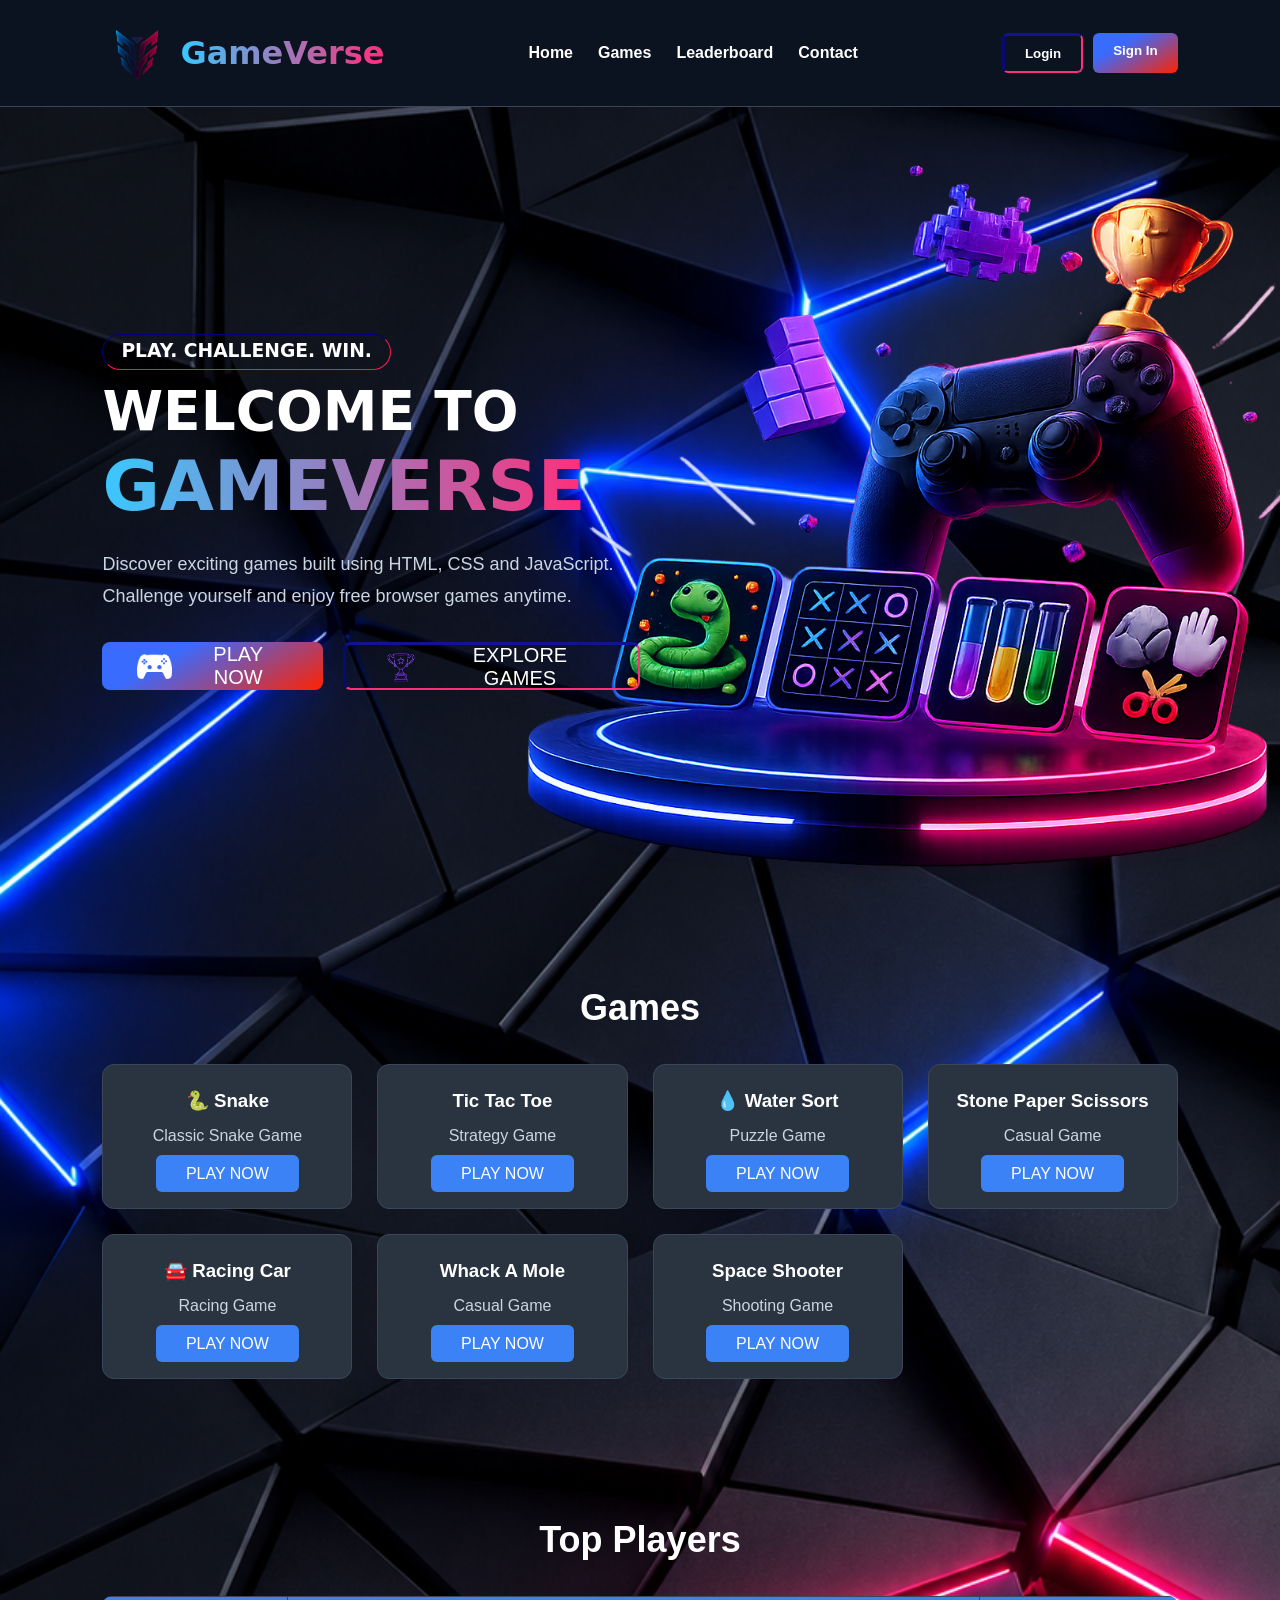
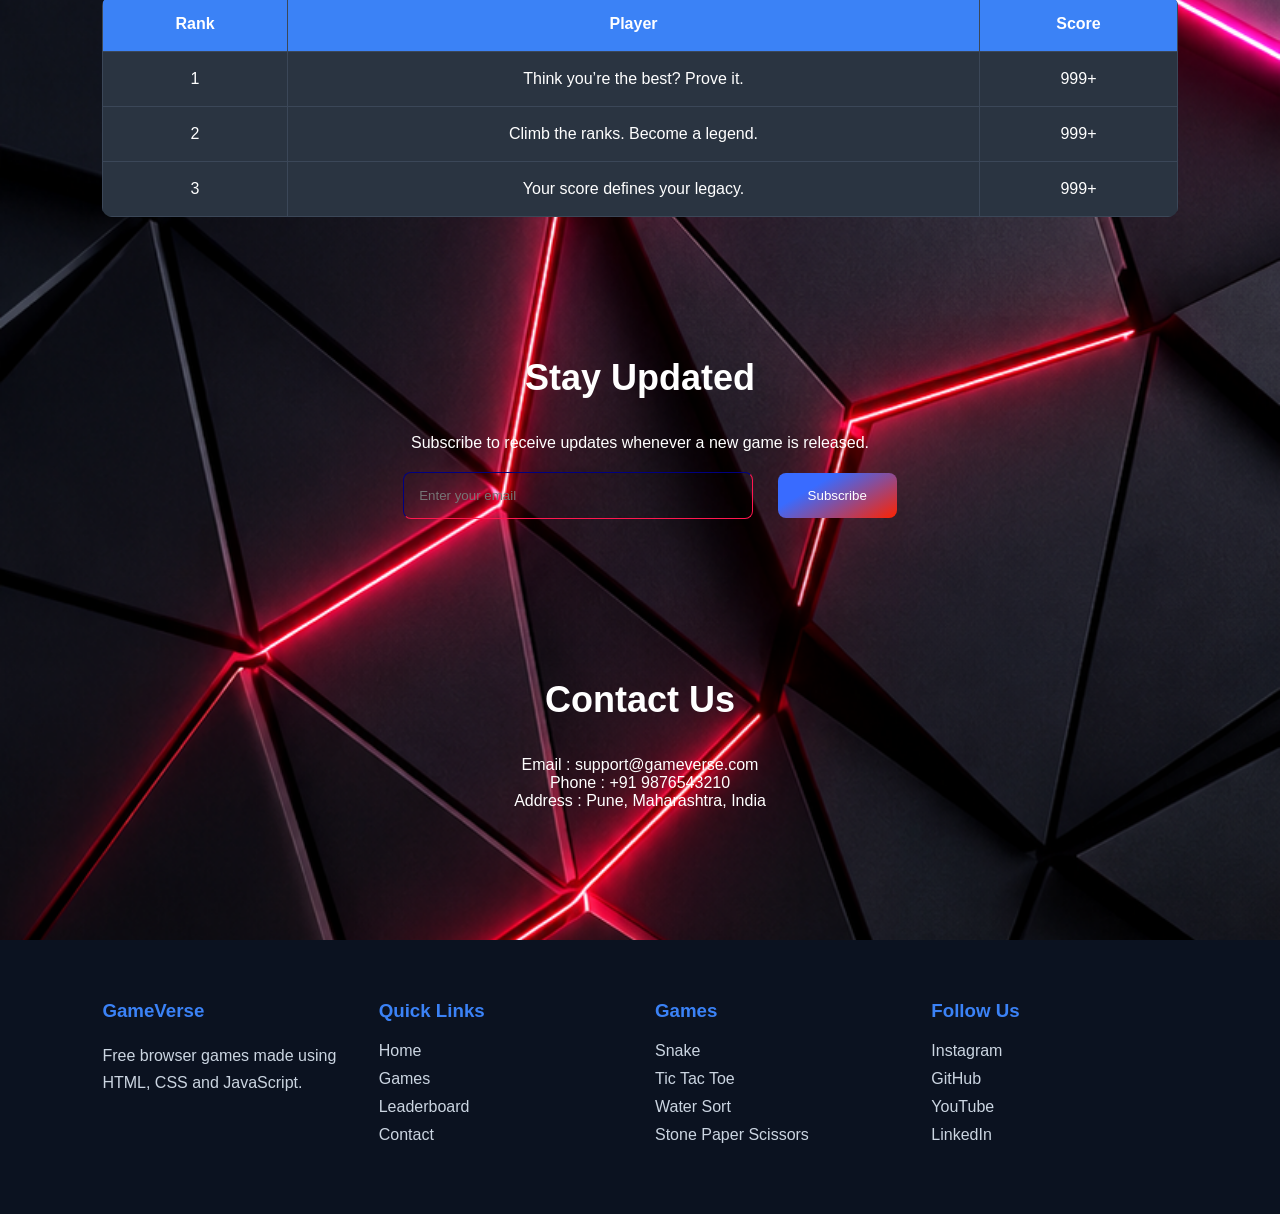
<file: index.html>
<!DOCTYPE html>
<html lang="en">

<head>
    <meta charset="UTF-8">
    <meta name="viewport" content="width=device-width, initial-scale=1.0">
    <title>Document</title>
    <link rel="stylesheet" href="style.css">
    <style>
        .dropdown {
            position: absolute;
            top: 100px;
            right: 40px;
            width: 320px;
            background-image: url("assets/images/dropdownBg.png");
            background-size: cover;
            padding: 20px;
            border-radius: 10px;
            box-shadow: 0 5px 20px rgba(0, 0, 0, .2);
            display: none;
        }

        .dropdown.active {
            display: block;
        }

        .dropdown h3 {
            text-align: center;
            margin-bottom: 15px;
        }

        .input-group {
            margin-bottom: 15px;
        }

        .input-group input {
            width: 100%;
            padding: 10px;
            background-color: transparent;
            border: none;
            border-bottom: 1px solid #FF2E7A;
            outline: none;
            border-radius: 6px;
            color: white;
        }

        .input-group input:focus {
            background: transparent;
        }

        .login-submit {
            width: 100%;
            padding: 10px;
            border: none;
            background: linear-gradient(90deg, #39C8FF 0%, #FF2E7A 100%);
            color: white;
            border-radius: 6px;
            cursor: pointer;
        }

        .signin-submit {
            width: 100%;
            padding: 10px;
            border: none;
            background: linear-gradient(90deg, #39C8FF 0%, #FF2E7A 100%);
            color: white;
            border-radius: 6px;
            cursor: pointer;
        }

        .message {
            margin-top: 10px;
            text-align: center;
            font-weight: bold;
        }
    </style>
</head>

<body>
    <!-- ================= HEADER ================= -->
    <header>
        <div class="logo">
            <img src="assets/images/logo.png" alt="Logo">
            <h1>GameVerse</h1>
        </div>

        <nav>
            <a href="#">Home</a>
            <a href="#games">Games</a>
            <a href="#leaderboard">Leaderboard</a>
            <a href="#contact">Contact</a>
        </nav>

        <div class="account">
            <button id="loginBtn" class="openLogin">
                Login
            </button>
            <div class="dropdown" id="loginDropdown">
                <h3>Player Login</h3>
                <form id="loginForm">
                    <div class="input-group">
                        <input type="email" id="loginEmail" placeholder="Enter Email" required>
                    </div>
                    <div class="input-group">
                        <input type="password" id="loginPassword" placeholder="Enter Password" required>
                    </div>
                    <button type="submit" class="login-submit">
                        Login
                    </button>
                </form>
                <div class="message" id="loginMessage"></div>
            </div>
            <button id="signinBtn" class="openSignin">
                Sign In
            </button>
            <div class="dropdown" id="signinDropdown">
                <h3>Player Sign In</h3>
                <form id="signinForm">
                    <div class="input-group">
                        <input type="text" id="signinName" placeholder="Enter Full Name" required>
                    </div>
                    <div class="input-group">
                        <input type="email" id="signinEmail" placeholder="Enter Email" required>
                    </div>
                    <div class="input-group">
                        <input type="password" id="signinPassword" placeholder="Enter Password" required>
                    </div>
                    <div class="input-group">
                        <input type="password" id="confirmPassword" placeholder="Confirm Password" required>
                    </div>
                    <button type="submit" class="signin-submit">
                        Sign In
                    </button>
                </form>
                <div class="message" id="signinMessage"></div>
            </div>
        </div>
    </header>

    <!-- ================= HERO ================= -->
    <section class="hero">
        <div class="hero-content">
            <h3>PLAY. CHALLENGE. WIN.</h3>
            <h1>WELCOME TO <span>GAMEVERSE</span></h1>

            <p>
                Discover exciting games built using HTML, CSS and JavaScript.
                Challenge yourself and enjoy free browser games anytime.
            </p>
            <div class="hero-buttons">
                <button id="playNow">
                    <img src="assets/images/gamingConsole.png" alt="">PLAY NOW
                </button>
                <button id="explore">
                    <img src="assets/images/trophy.png" alt="">
                    EXPLORE GAMES
                </button>
            </div>
        </div>
        </div>
    </section>


    <!-- ================= FEATURED ================= -->
    <section class="featured" id="games">
        <h2>Games</h2>
        <div class="featured-container">
            <div class="featured-card">
                <h3>🐍 Snake</h3>
                <p>Classic Snake Game</p>
                <a href="#" class="gamesLink">PLAY NOW</a>
            </div>

            <div class="featured-card">
                <h3>Tic Tac Toe</h3>
                <p>Strategy Game</p>
                <a href="#" class="gamesLink">PLAY NOW</a>
            </div>

            <div class="featured-card">
                <h3>💧 Water Sort</h3>
                <p>Puzzle Game</p>
                <a href="#" class="gamesLink">PLAY NOW</a>
            </div>

            <div class="featured-card">
                <h3>Stone Paper Scissors</h3>
                <p>Casual Game</p>
                <a href="#" class="gamesLink">PLAY NOW</a>
            </div>
            <div class="featured-card">
                <h3>🚘 Racing Car</h3>
                <p>Racing Game</p>
                <a href="#" class="gamesLink">PLAY NOW</a>
            </div>
            <div class="featured-card">
                <h3>Whack A Mole</h3>
                <p>Casual Game</p>
                <a href="#" class="gamesLink">PLAY NOW</a>
            </div>
            <div class="featured-card">
                <h3>Space Shooter</h3>
                <p>Shooting Game</p>
                <a href="#" class="gamesLink">PLAY NOW</a>
            </div>
        </div>

    </section>

    <!-- ================= LEADERBOARD ================= -->
    <section id="leaderboard">
        <h2>Top Players</h2>
        <table>
            <tr>
                <th>Rank</th>
                <th>Player</th>
                <th>Score</th>
            </tr>
            <tr>
                <td>1</td>
                <td>Think you’re the best? Prove it.</td>
                <td>999+</td>
            </tr>
            <tr>
                <td>2</td>
                <td>Climb the ranks. Become a legend.</td>
                <td>999+</td>
            </tr>
            <tr>
                <td>3</td>
                <td>Your score defines your legacy.</td>
                <td>999+</td>
            </tr>
            </table>
    </section>


    <!-- ================= NEWSLETTER ================= -->
    <section class="newsletter">
        <h2>Stay Updated</h2>
        <p>
            Subscribe to receive updates whenever a new game is released.
        </p>

        <input type="email" placeholder="Enter your email">
        <button>
            Subscribe
        </button>
    </section>

    <!-- ================= CONTACT ================= -->
    <section id="contact">
        <h2>Contact Us</h2>
        <p>Email : support@gameverse.com</p>
        <p>Phone : +91 9876543210</p>
        <p>Address : Pune, Maharashtra, India</p>
    </section>

    <!-- ================= FOOTER ================= -->
    <footer>
        <div class="footer-section">
            <h3>GameVerse</h3>
            <p>
                Free browser games made using
                HTML, CSS and JavaScript.
            </p>
        </div>

        <div class="footer-section">
            <h3>Quick Links</h3>
            <a href="#">Home</a>
            <a href="#">Games</a>
            <a href="#">Leaderboard</a>
            <a href="#">Contact</a>
        </div>

        <div class="footer-section">
            <h3>Games</h3>
            <a href="#">Snake</a>
            <a href="#">Tic Tac Toe</a>
            <a href="#">Water Sort</a>
            <a href="#">Stone Paper Scissors</a>
        </div>

        <div class="footer-section">
            <h3>Follow Us</h3>
            <a href="#">Instagram</a>
            <a href="#">GitHub</a>
            <a href="#">YouTube</a>
            <a href="#">LinkedIn</a>
        </div>
    </footer>
    <script src="script.js"></script>
    <script>
        const gamesLink = document.getElementsByClassName("gamesLink");
        for (let i = 0; i < gamesLink.length; i++) {
            gamesLink[i].addEventListener("click", (e) => {
                e.preventDefault();
                document
                    .getElementById("loginDropdown")
                    .classList.add("active");
            });
        }
    </script>

</body>
</html>
</file>
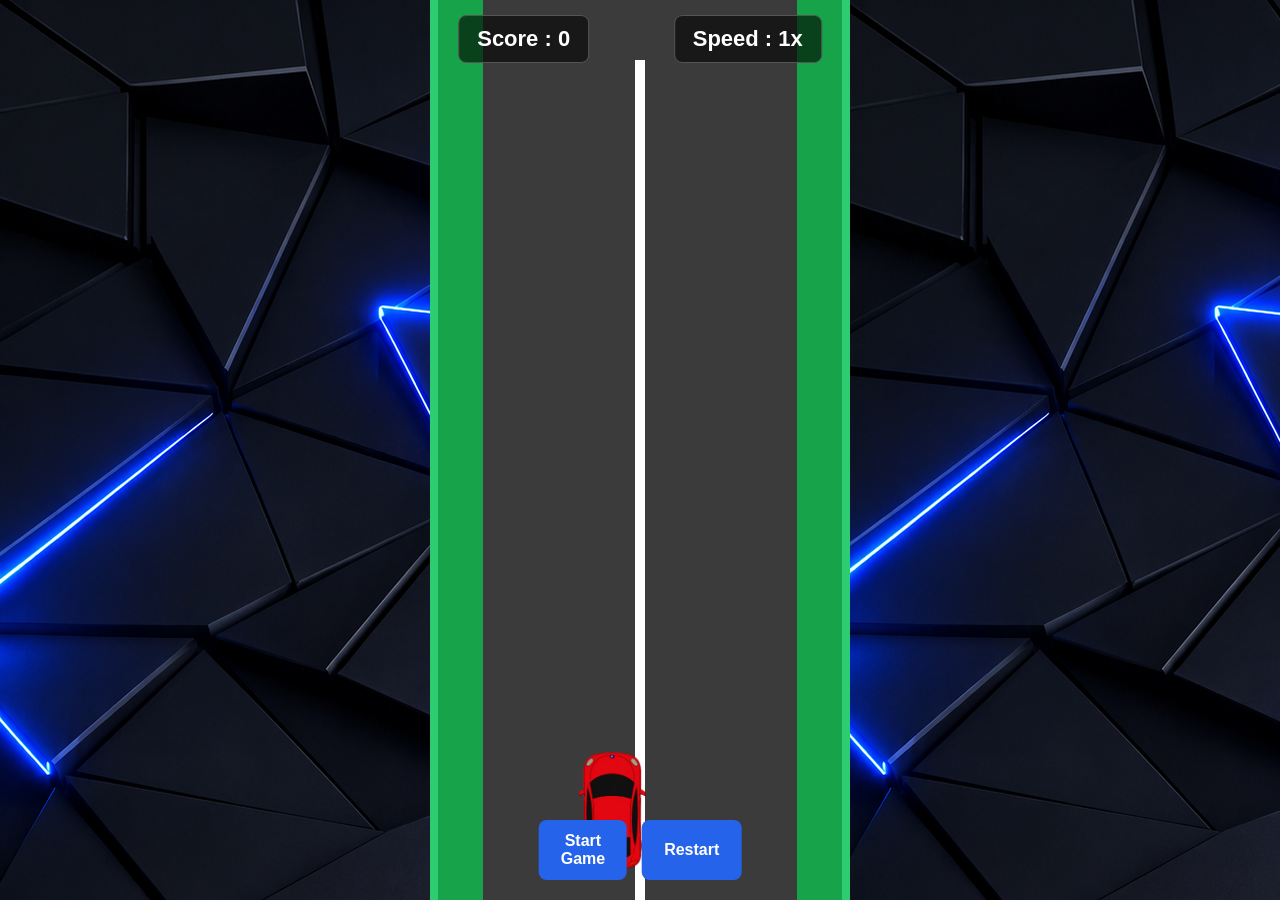
<file: games/Racing Car/index.html>
<!DOCTYPE html>
<html lang="en">

<head>
    <meta charset="UTF-8">
    <meta name="viewport" content="width=device-width, initial-scale=1.0">
    <title>Racing Game</title>
    <link rel="stylesheet" href="style.css">
</head>

<body>

    <div class="game">
        <div class="hud">
            <div class="score">
                Score :
                <span id="score">0</span>
            </div>
            <div class="speed">
                Speed :
                <span id="speed">1</span>x
            </div>
        </div>
        <div class="road" id="road">
            <div class="line"></div>
            <div class="line"></div>
            <div class="line"></div>
            <div class="line"></div>
            <div class="line"></div>
            <div class="line"></div>
            <div id="player" class="car">
                <img src="images/heroCar.png" alt="">
            </div>
        </div>
        <div class="controls">
            <button id="startBtn">
                Start Game
            </button>
            <button id="restartBtn">
                Restart
            </button>
        </div>
    </div>
    <script src="../../script.js"></script>
    <script src="script.js"></script>

</body>
</html>
</file>
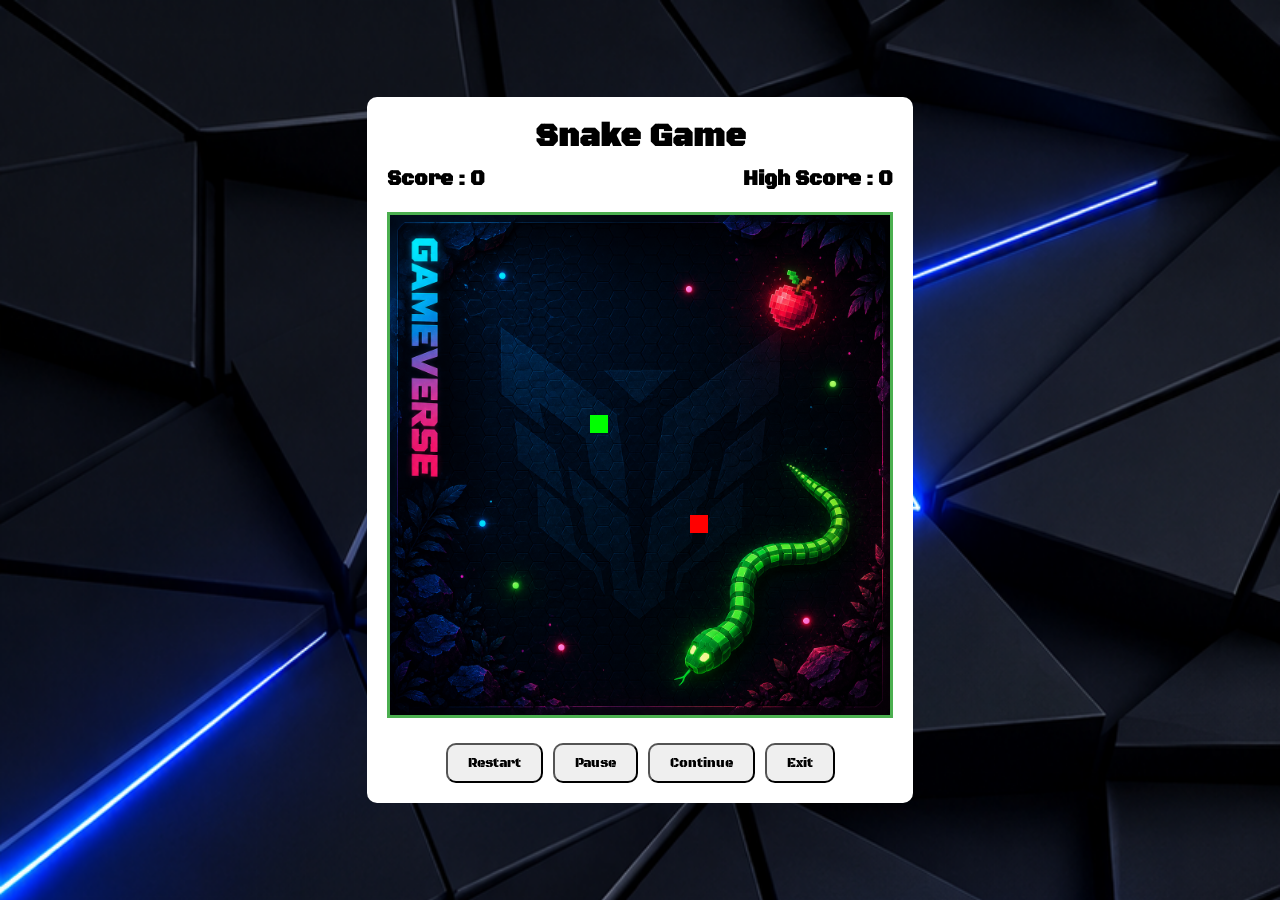
<file: games/Snake Game/index.html>
<!DOCTYPE html>
<html lang="en">

<head>
    <meta charset="UTF-8">
    <title>Snake Game</title>
    <link rel="stylesheet" href="style.css">
    <link rel="preconnect" href="https://fonts.googleapis.com">
    <link rel="preconnect" href="https://fonts.gstatic.com" crossorigin>
    <link href="https://fonts.googleapis.com/css2?family=Black+Ops+One&display=swap" rel="stylesheet">
</head>
<body>

    <div class="container">
        <h1>Snake Game</h1>
        <div class="scoreBoard">
            <span>Score :
                <span id="score">0</span>
            </span>
            <span>
                High Score :
                <span id="highScore">0</span>
            </span>
        </div>
        <canvas id="game" width="500" height="500"></canvas>
        <div class="buttons">
            <button id="restart">Restart</button>
            <button id="pause">Pause</button>
            <button id="continue">Continue</button>
            <button id="exit">Exit</button>
        </div>
    </div>
      <script src="../../script.js"></script>
    <script src="script.js"></script>

</body>
</html>
</file>
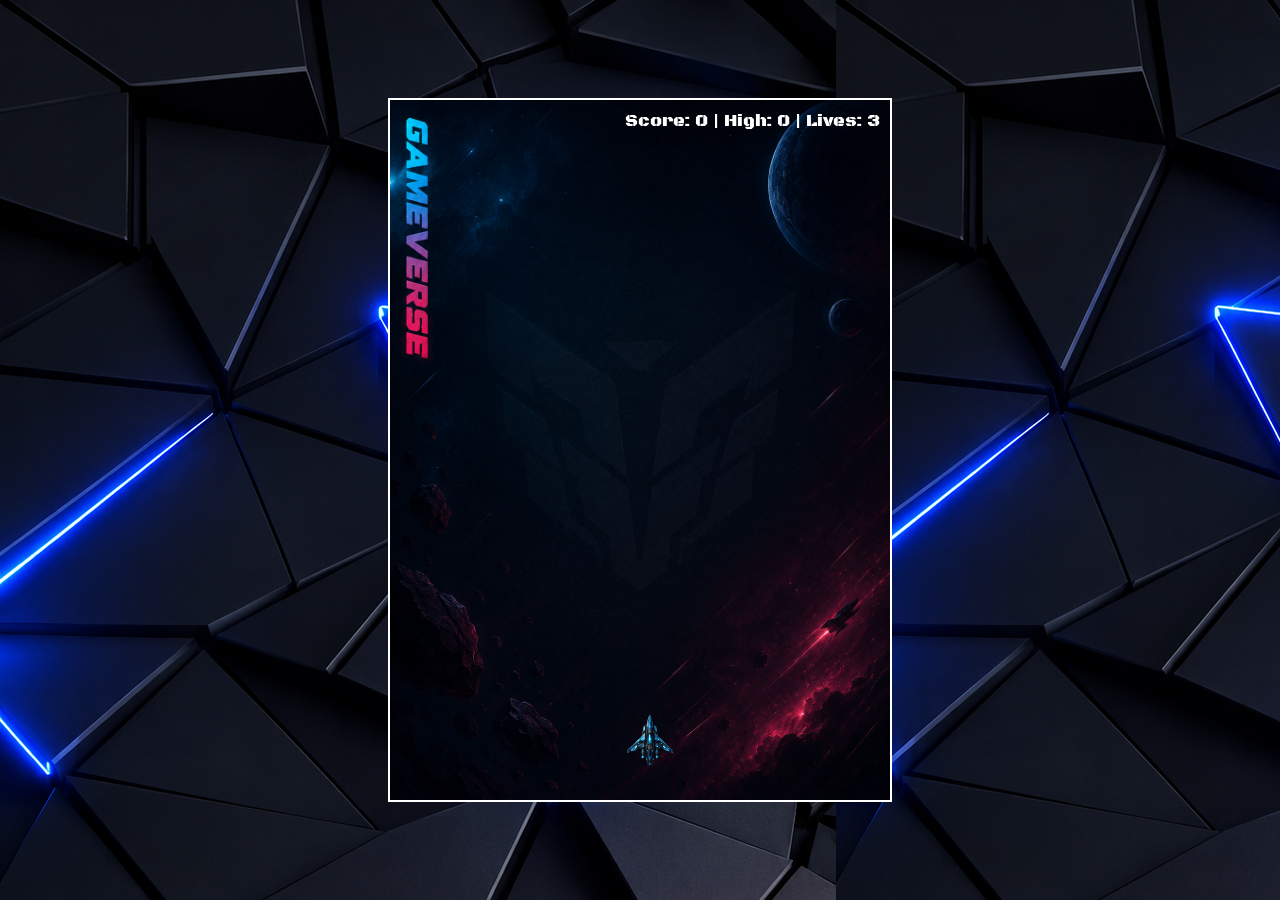
<file: games/Space Shooter/index.html>
<!DOCTYPE html>
<html>

<head>
    <meta charset="UTF-8">
    <title>Space Shooter</title>
    <link rel="preconnect" href="https://fonts.googleapis.com">
    <link rel="preconnect" href="https://fonts.gstatic.com" crossorigin>
    <link href="https://fonts.googleapis.com/css2?family=Black+Ops+One&display=swap" rel="stylesheet">
    <style>
        * {
            font-family: "Black Ops One", system-ui;
            user-select: none;
        }

        ::selection {
            /* background-color: violet; */
            color: #FF2E7A;
        }

        body {
            margin: 0;
            background-image: url("../../assets/images/backgroundImage.png");
            display: flex;
            justify-content: center;
            align-items: center;
            height: 100vh;

        }

        #game {
            width: 500px;
            height: 700px;
            background-image: url("images/image.png");
            background-size: cover;
            border: 2px solid #fff;
            position: relative;
            overflow: hidden;
        }

        #player {
            width: 70px;
            height: 70px;
            background: transparent;
            position: absolute;
            bottom: 20px;
            left: 225px
        }

        #player img {
            height: 100%;
            width: 100%;
        }

        .enemy {
            width: 60px;
            height: 60px;
            background: transparent;
            position: absolute
        }

        .bullet {
            width: 6px;
            height: 18px;
            border-bottom-right-radius: 5px;
            border-bottom-left-radius: 5px;
            background: lime;
            position: absolute
        }

        .enemyBullet {
            width: 6px;
            height: 18px;
            border-bottom-right-radius: 5px;
            border-bottom-left-radius: 5px;
            background: orange;
            position: absolute
        }

        #info {
            position: absolute;
            top: 10px;
            right: 10px;
            color: white;
            font-size: 18px;
            font-family: "Black Ops One", system-ui;
            ;
        }

        #over {
            position: absolute;
            top: 300px;
            width: 100%;
            text-align: center;
            color: white;
            font: 35px Arial;
            display: none;
            font-family: "Black Ops One", system-ui;
        }

        button {
            border-radius: 10px;
        }
    </style>
</head>

<body>

    <div id="game">
        <div id="info"></div>
        <div id="player"><img src="images/heroCraft.png" alt=""></div>
        <div id="over">GAME OVER<br>
            <button onclick="location.reload()">Restart</button>
        </div>
    </div>


    <script src="../../script.js"></script>
    <script src="script.js"></script>

</body>

</html>
</file>
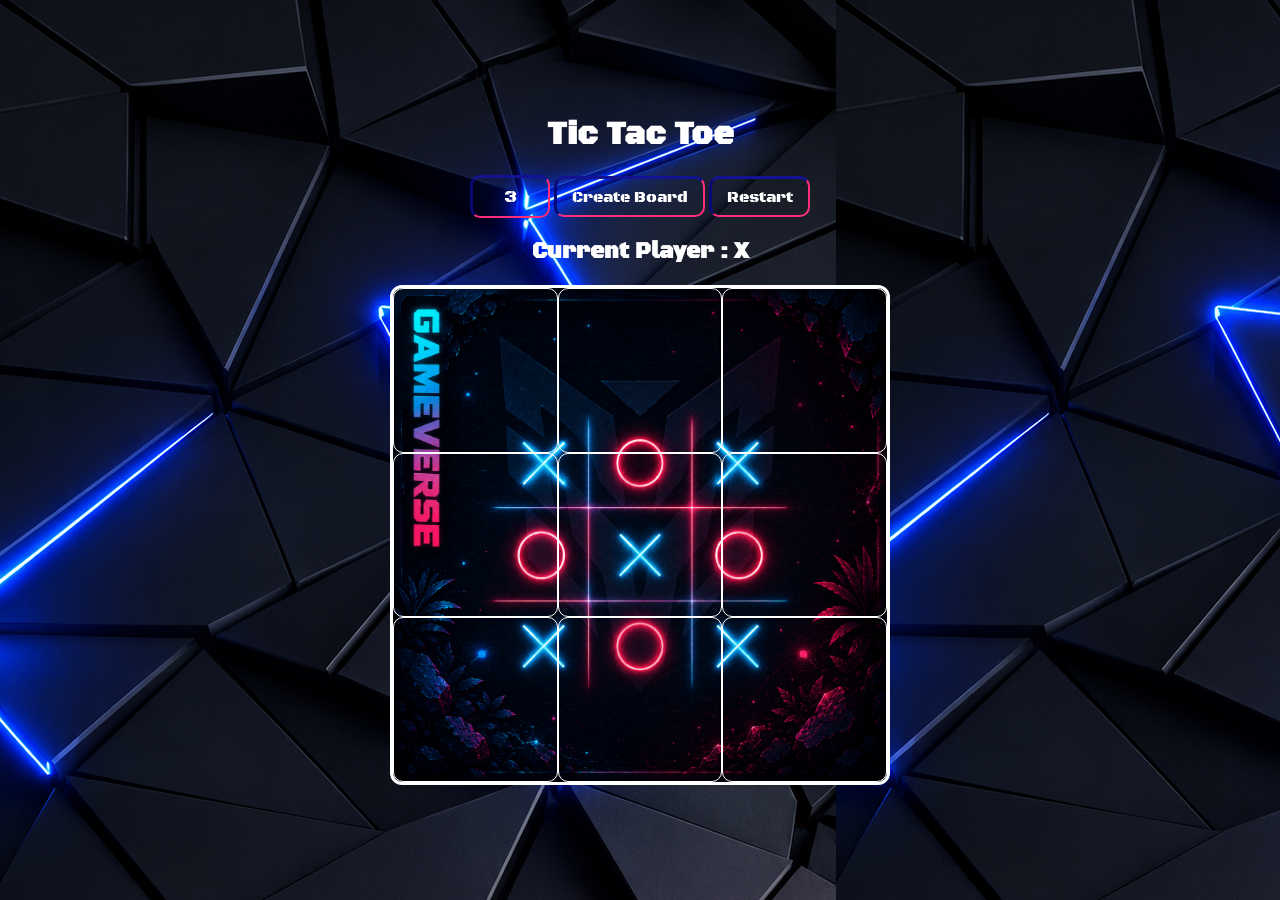
<file: games/Tic Tac Toe Game/index.html>
<!DOCTYPE html>
<html lang="en">

<head>
    <meta charset="UTF-8">
    <meta name="viewport" content="width=device-width, initial-scale=1.0">
    <title>Tic Tac Toe</title>
    <link rel="stylesheet" href="style.css">
    <link rel="preconnect" href="https://fonts.googleapis.com">
    <link rel="preconnect" href="https://fonts.gstatic.com" crossorigin>
    <link href="https://fonts.googleapis.com/css2?family=Black+Ops+One&display=swap" rel="stylesheet">
</head>
<body>
    <div class="container">
        <h1> Tic Tac Toe</h1>
        <div class="controls">
            <input id="size" type="text" min="3" max="10" value="3">
            <button id="create">Create Board</button>
            <button id="restart">Restart</button>
        </div>

        <div id="status">
            Current Player : X
        </div>
        <div id="board" class="board"></div>
    </div>

    <!-- Script -->
    <script src="script.js"></script>

</body>

</html>
</file>
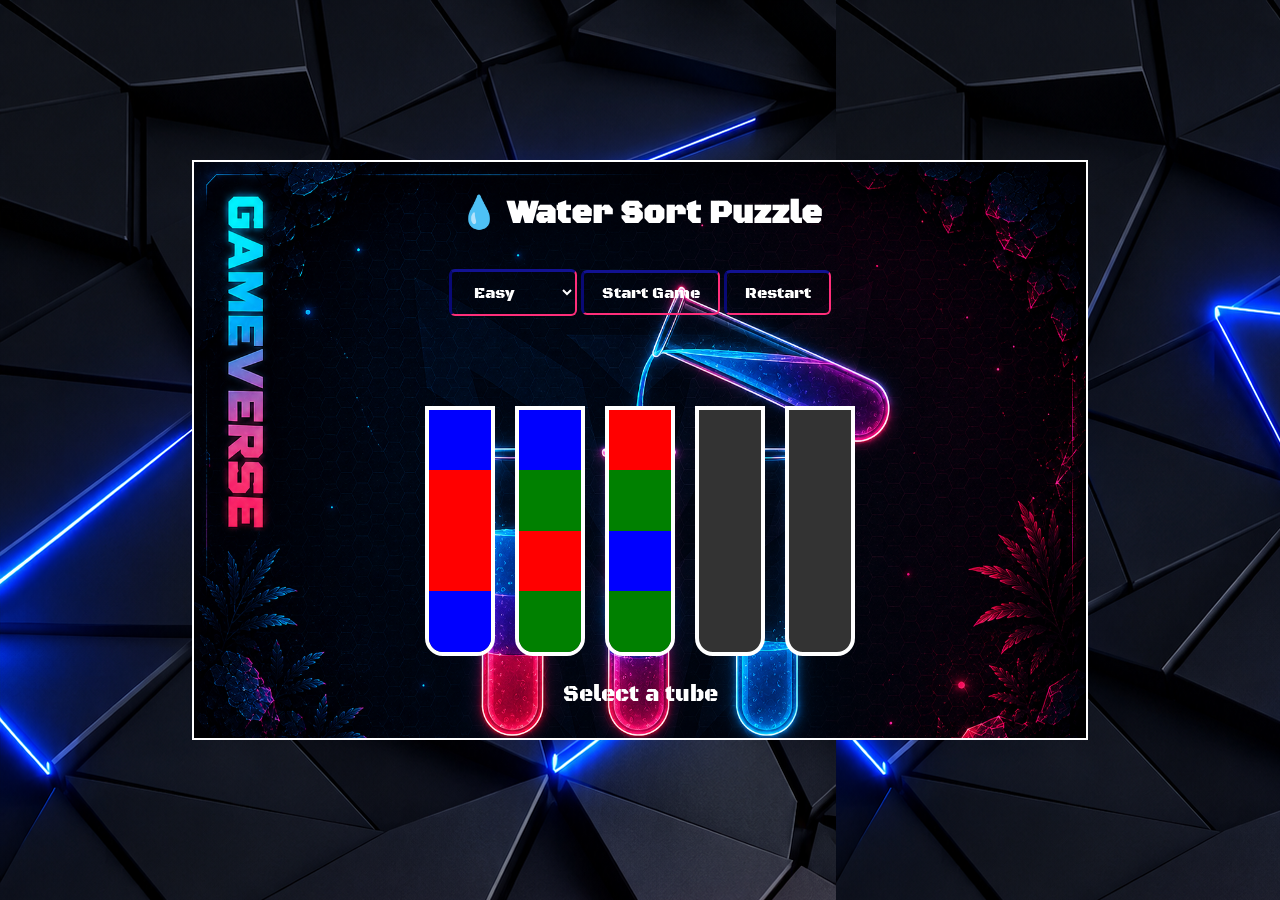
<file: games/Water Sort Puzzle Game/index.html>
<!DOCTYPE html>
<html lang="en">
<head>
    <meta charset="UTF-8">
    <meta name="viewport" content="width=device-width, initial-scale=1.0">
    <title>Water Sort Puzzle</title>
    <link rel="preconnect" href="https://fonts.googleapis.com">
    <link rel="preconnect" href="https://fonts.gstatic.com" crossorigin>
    <link href="https://fonts.googleapis.com/css2?family=Black+Ops+One&display=swap" rel="stylesheet">
    <link rel="stylesheet" href="style.css">
</head>
<body>

<div class="container">
    <h1>💧 Water Sort Puzzle</h1>
    <div class="controls">
        <select id="difficulty">
            <option value="easy">Easy</option>
            <option value="medium">Medium</option>
            <option value="hard">Hard</option>
        </select>
        <button id="startBtn">
            Start Game
        </button>

        <button id="restartBtn">
            Restart
        </button>
    </div>
    <div id="gameBoard">
    </div>
    <p id="message">
        Select a tube.
    </p>
</div>

<script src="script.js"></script>
</body>
</html>
</file>
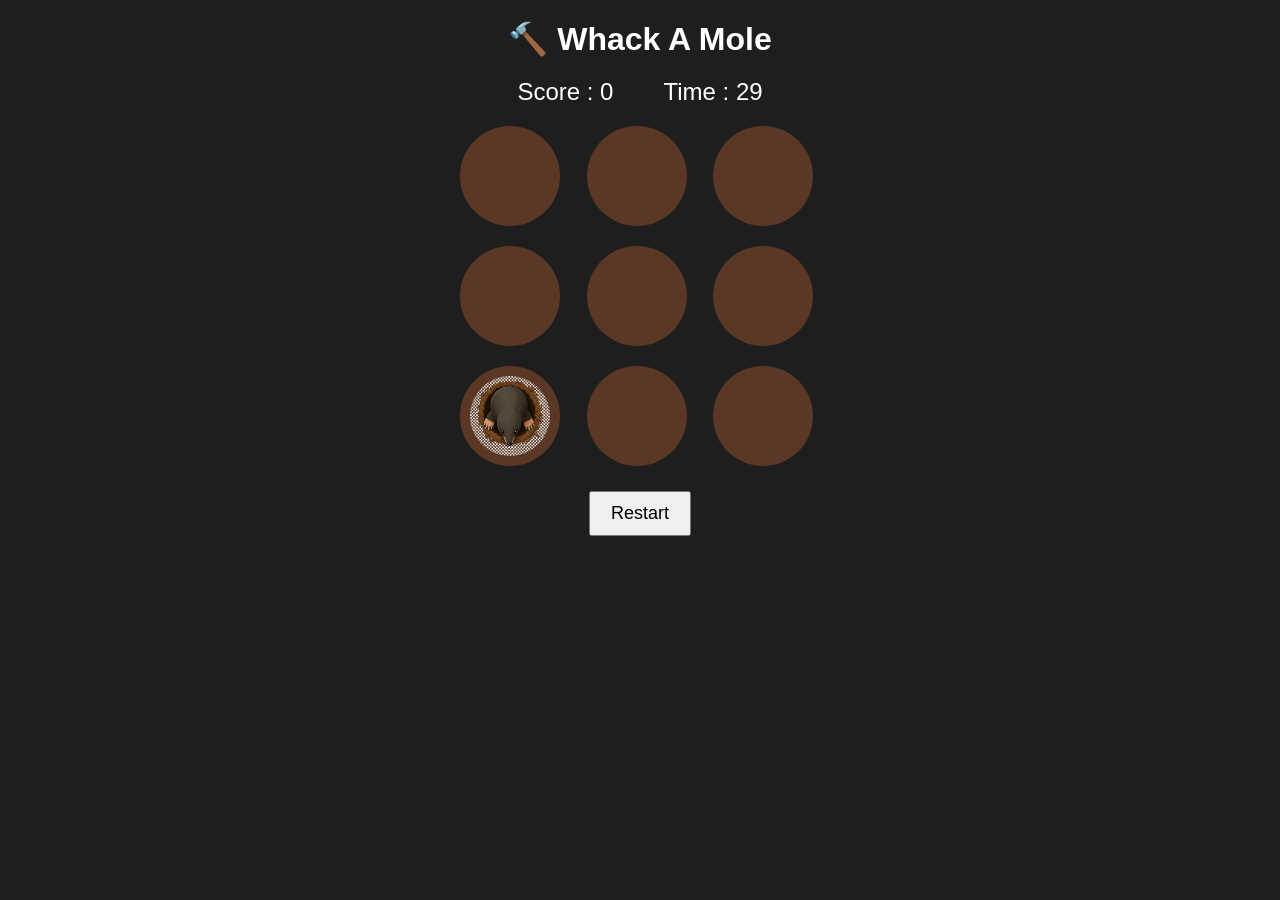
<file: games/Whack A Mole/index.html>
<!DOCTYPE html>
<html>

<head>
    <title>Whack A Mole</title>

    <style>
        * {
            margin: 0;
            padding: 0;
            box-sizing: border-box;
            font-family: Arial, sans-serif;
            user-select: none;
        }

        ::selection {
            /* background-color: violet; */
            color: #FF2E7A;
        }

        body {
            background: #1e1e1e;
            color: white;
            text-align: center;
        }

        h1 {
            margin-top: 20px;
        }

        .info {
            display: flex;
            justify-content: center;
            gap: 50px;
            margin: 20px;
            font-size: 24px;
        }

        .board {
            width: 360px;
            margin: auto;
            display: grid;
            grid-template-columns: repeat(3, 1fr);
            gap: 20px;
        }

        .hole {
            width: 100px;
            height: 100px;
            background: #5a3825;
            border-radius: 50%;
            position: relative;
            overflow: hidden;
            cursor: pointer;
        }

        .mole {
            width: 80px;
            height: 80px;
            border-radius: 50%;
            position: absolute;
            bottom: -100px;
            left: 10px;
            padding-top: 5px;
            transition: 0.3s;
        }

        .mole img {
            width: 100%;
            pointer-events: none;
            user-select: none;
            border-radius: 50%;
        }

        .show {
            bottom: 15px;
        }

        button {
            margin-top: 25px;
            padding: 10px 20px;
            font-size: 18px;
            cursor: pointer;

        }
    </style>
</head>

<body>
    <h1>🔨 Whack A Mole</h1>
    <div class="info">
        <div>Score : <span id="score">0</span></div>
        <div>Time : <span id="time">30</span></div>

    </div>


    <div class="board">

        <div class="hole">
            <div class="mole"><img src="image/image.png" alt=""></div>
        </div>
        <div class="hole">
            <div class="mole"><img src="image/image.png" alt=""></div>
        </div>
        <div class="hole">
            <div class="mole"><img src="image/image.png" alt=""></div>
        </div>

        <div class="hole">
            <div class="mole"><img src="image/image.png" alt=""></div>
        </div>
        <div class="hole">
            <div class="mole"><img src="image/image.png" alt=""></div>
        </div>
        <div class="hole">
            <div class="mole"><img src="image/image.png" alt=""></div>
        </div>

        <div class="hole">
            <div class="mole"><img src="image/image.png" alt=""></div>
        </div>
        <div class="hole">
            <div class="mole"><img src="image/image.png" alt=""></div>
        </div>
        <div class="hole">
            <div class="mole"><img src="image/image.png" alt=""></div>
        </div>
    </div>

    <button onclick="restartGame()">Restart</button>

    <script src="../../script.js"></script>
    <script src="script.js"></script>
</body>

</html>
</file>
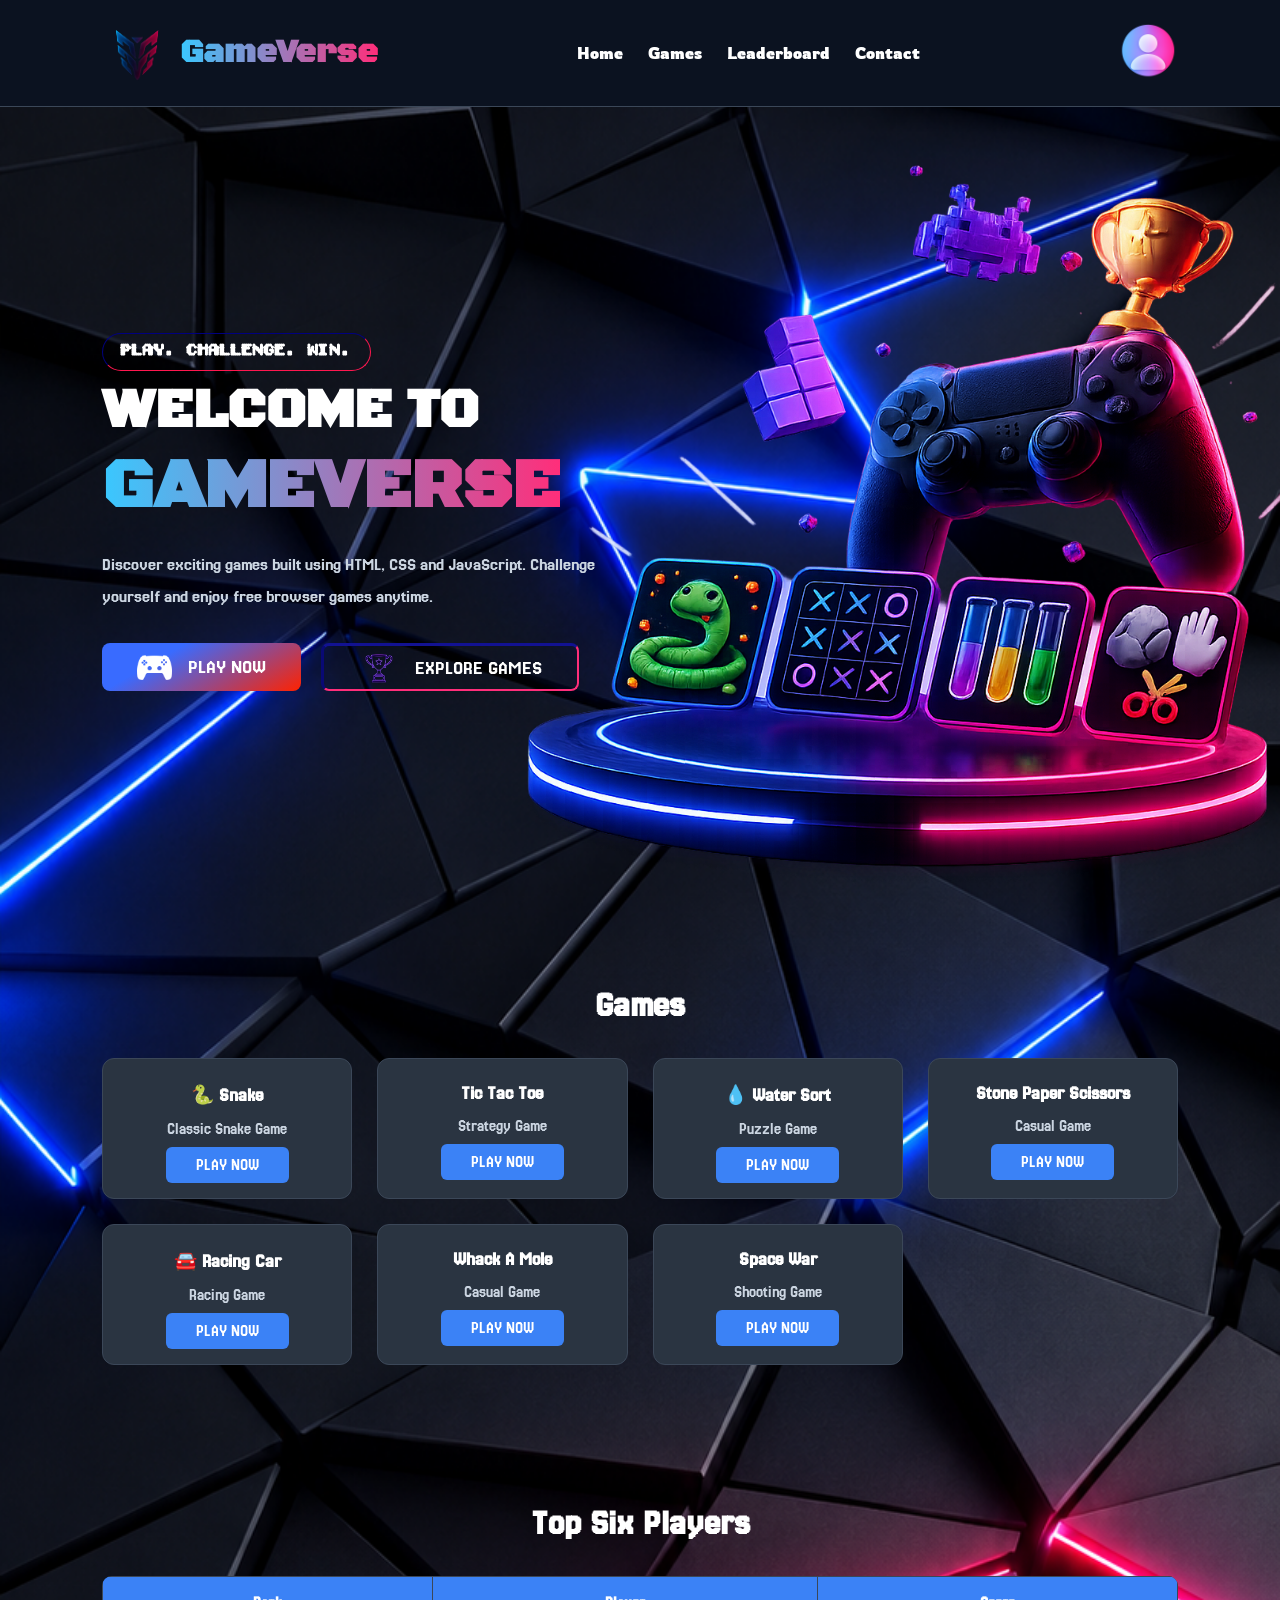
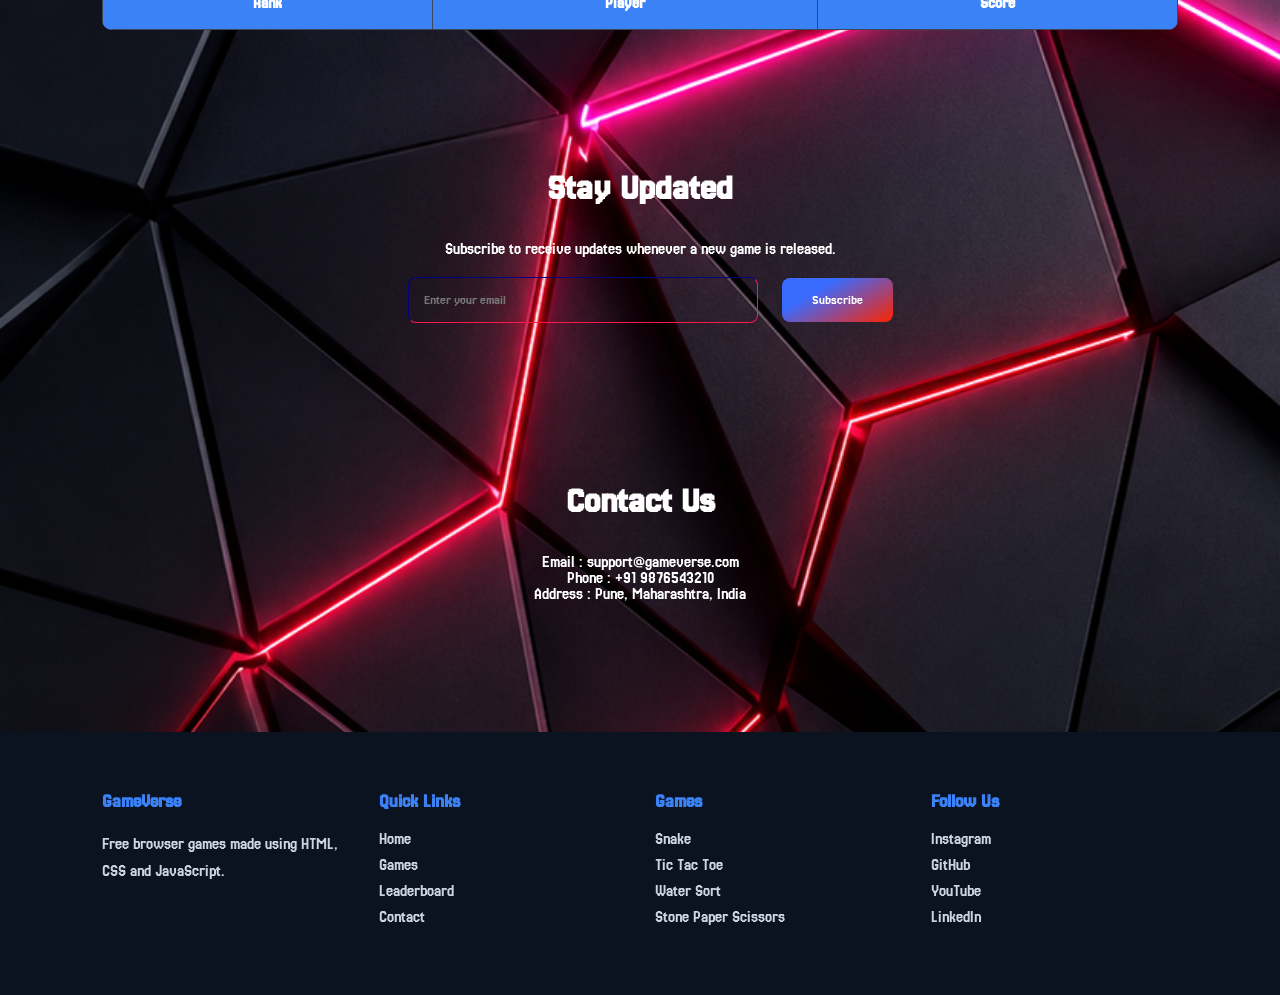
<file: dashboard.html>
<!DOCTYPE html>
<html lang="en">

<head>
    <meta charset="UTF-8">
    <meta name="viewport" content="width=device-width, initial-scale=1.0">
    <title>GameVerse | JavaScript Gaming Platform</title>
    <link rel="preconnect" href="https://fonts.googleapis.com">
    <link rel="preconnect" href="https://fonts.gstatic.com" crossorigin>
    <link href="https://fonts.googleapis.com/css2?family=Rowdies:wght@300;400;700&display=swap" rel="stylesheet">
    <link rel="preconnect" href="https://fonts.googleapis.com">
    <link rel="preconnect" href="https://fonts.gstatic.com" crossorigin>
    <link href="https://fonts.googleapis.com/css2?family=Jersey+25&display=swap" rel="stylesheet">
    <link rel="preconnect" href="https://fonts.googleapis.com">
    <link rel="preconnect" href="https://fonts.gstatic.com" crossorigin>
    <link href="https://fonts.googleapis.com/css2?family=Black+Ops+One&display=swap" rel="stylesheet">
    <link rel="preconnect" href="https://fonts.googleapis.com">
    <link rel="preconnect" href="https://fonts.gstatic.com" crossorigin>
    <link href="https://fonts.googleapis.com/css2?family=Bitcount+Grid+Double:wght@100..900&display=swap"
        rel="stylesheet">
    <link rel="stylesheet" href="style.css">
    <style>
        .dropdown {
            position: absolute;
            top: 100px;
            right: 40px;
            width: 320px;
            background-image: url("assets/images/dropdownBg.png");
            background-size: cover;
            padding: 20px;
            border-radius: 10px;
            box-shadow: 0 5px 20px rgba(0, 0, 0, .2);
            display: none;
        }

        .dropdown.active {
            display: block;
        }

        .dropdown h3 {
            text-align: center;
            margin-bottom: 15px;
        }

        .input-group {
            margin-bottom: 15px;
        }

        .input-group input {
            width: 100%;
            padding: 10px;
            background-color: transparent;
            border: none;
            border-bottom: 1px solid #FF2E7A;
            outline: none;
            border-radius: 6px;
            color: white;
        }

        .input-group input:focus {
            background: transparent;
        }

        .login-submit {
            width: 100%;
            padding: 10px;
            border: none;
            background: linear-gradient(90deg, #39C8FF 0%, #FF2E7A 100%);
            color: white;
            border-radius: 6px;
            cursor: pointer;
        }

        .message {
            margin-top: 10px;
            text-align: center;
            font-weight: bold;
        }


        /* User Profile */
        .profile-container {
            position: relative;
            display: inline-block;
        }

        #profileBtn {
            background: none;
            border: none;
            cursor: pointer;
        }

        #profileBtn img {
            width: 60px;
            height: 60px;
            border-radius: 50%;
        }

        .profile-dropdown {
            position: absolute;
            top: 65px;
            right: 0;
            width: 300px;
            background-image: url("assets/images/backgroundImage.png");
            background-size: cover;
            border-radius: 10px;
            padding: 15px;
            box-shadow: 0 5px 15px rgba(0, 0, 0, 0.2);
            display: none;
        }

        .profile-dropdown.active {
            display: block;
        }

        .profile-dropdown h3 {
            color: #fff;
            margin-bottom: 5px;
        }

        .profile-dropdown p {
            color: #ccc;
            margin-bottom: 10px;
        }
        .gameProgess p{
            color: #aaa;
        }
        .container1 {
            display: flex;
            justify-content: space-between;
        }

        .container2 {
            display: flex;
            justify-content: space-between;
        }
        .container3 {
            display: flex;
            justify-content: space-between;
        }

        #logoutBtn {
            width: 100%;
            padding: 10px;
            border: none;
            background: none;
            color: white;
            border-top: 3px solid rgb(18, 18, 146);
            border-left: 3px solid rgb(9, 9, 117);
            border-bottom: 2px solid #FF2E7A;
            border-right: 2px solid #FF2E7A;
            border-radius: 5px;
            cursor: pointer;
        }
    </style>
</head>

<body>
    <!-- ================= HEADER ================= -->
    <header>
        <div class="logo">
            <img src="assets/images/logo.png" alt="Logo">
            <h1>GameVerse</h1>
        </div>

        <nav>
            <a href="#">Home</a>
            <a href="#games">Games</a>
            <a href="#leaderboard">Leaderboard</a>
            <a href="#contact">Contact</a>
        </nav>

        <div class="profile-container">
            <button id="profileBtn">
                <img src="assets/images/profileImage.png" alt="Profile">
            </button>

            <div class="profile-dropdown" id="profileDropdown">
                <h3 id="userName"></h3>
                <p id="userEmail"></p>
                <div class="gameProgess">
                    <div class="container1">
                        <p id="snakeGame"></p>
                        <p id="carGame"></p>
                    </div>
                    <div class="container2">
                        <p id="moleGame"></p>
                        <p id="spaceWar"></p>
                    </div>
                    <div class="container3">
                        <p id="totalScore"></p>
                    </div>

                </div>

                <button id="logoutBtn">Logout</button>
            </div>
        </div>
    </header>

    <!-- ================= HERO ================= -->
    <section class="hero">
        <div class="hero-content">
            <h3>PLAY. CHALLENGE. WIN.</h3>
            <h1>WELCOME TO <span>GAMEVERSE</span></h1>

            <p>
                Discover exciting games built using HTML, CSS and JavaScript.
                Challenge yourself and enjoy free browser games anytime.
            </p>
            <div class="hero-buttons">
                <button id="playNow">
                    <img src="assets/images/gamingConsole.png" alt="">PLAY NOW
                </button>
                <button id="explore">
                    <img src="assets/images/trophy.png" alt="">
                    EXPLORE GAMES
                </button>
            </div>
        </div>
        </div>
    </section>

    <!-- ================= FEATURED ================= -->
    <section class="featured" id="games">
        <h2>Games</h2>
        <div class="featured-container">
            <div class="featured-card">
                <h3>🐍 Snake</h3>
                <p>Classic Snake Game</p>
                <a href="games/Snake Game/index.html">PLAY NOW</a>
            </div>

            <div class="featured-card">
                <h3>Tic Tac Toe</h3>
                <p>Strategy Game</p>
                <a href="games/Tic Tac Toe Game/index.html">PLAY NOW</a>
            </div>

            <div class="featured-card">
                <h3>💧 Water Sort</h3>
                <p>Puzzle Game</p>
                <a href="games/Water Sort Puzzle Game/index.html">PLAY NOW</a>
            </div>

            <div class="featured-card">
                <h3>Stone Paper Scissors</h3>
                <p>Casual Game</p>
                <a href="games/Stone Paper Sciesor/index.html">PLAY NOW</a>
            </div>
            <div class="featured-card">
                <h3>🚘 Racing Car</h3>
                <p>Racing Game</p>
                <a href="games/Racing Car/index.html">PLAY NOW</a>
            </div>
            <div class="featured-card">
                <h3>Whack A Mole</h3>
                <p>Casual Game</p>
                <a href="games/Whack A Mole/index.html">PLAY NOW</a>
            </div>
            <div class="featured-card">
                <h3>Space War</h3>
                <p>Shooting Game</p>
                <a href="games/Space Shooter/index.html">PLAY NOW</a>
            </div>
        </div>

    </section>

    <!-- ================= LEADERBOARD ================= -->
    <section id="leaderboard">
        <h2>Top Six Players</h2>
        <table>
            <thead>
                <tr>
                    <th>Rank</th>
                    <th>Player</th>
                    <th>Score</th>
                </tr>
            </thead>
            <tbody id="leaderboardBody">
            </tbody>
        </table>
    </section>

    <!-- ================= NEWSLETTER ================= -->
    <section class="newsletter">
        <h2>Stay Updated</h2>
        <p>
            Subscribe to receive updates whenever a new game is released.
        </p>

        <input type="email" placeholder="Enter your email">
        <button>
            Subscribe
        </button>
    </section>

    <!-- ================= CONTACT ================= -->
    <section id="contact">
        <h2>Contact Us</h2>
        <p>Email : support@gameverse.com</p>
        <p>Phone : +91 9876543210</p>
        <p>Address : Pune, Maharashtra, India</p>
    </section>

    <!-- ================= FOOTER ================= -->
    <footer>
        <div class="footer-section">
            <h3>GameVerse</h3>
            <p>
                Free browser games made using
                HTML, CSS and JavaScript.
            </p>
        </div>

        <div class="footer-section">
            <h3>Quick Links</h3>
            <a href="#">Home</a>
            <a href="#">Games</a>
            <a href="#">Leaderboard</a>
            <a href="#">Contact</a>
        </div>

        <div class="footer-section">
            <h3>Games</h3>
            <a href="#">Snake</a>
            <a href="#">Tic Tac Toe</a>
            <a href="#">Water Sort</a>
            <a href="#">Stone Paper Scissors</a>
        </div>

        <div class="footer-section">
            <h3>Follow Us</h3>
            <a href="#">Instagram</a>
            <a href="#">GitHub</a>
            <a href="#">YouTube</a>
            <a href="#">LinkedIn</a>
        </div>
    </footer>
    <script src="script.js"></script>
    <script>// USER PROFILE
        const profileBtn = document.getElementById("profileBtn");
        const profileDropdown = document.getElementById("profileDropdown");


        profileBtn.addEventListener("click", () => {
            profileDropdown.classList.toggle("active");
        });

        const user = JSON.parse(localStorage.getItem("loggedInUser"));

        if (user) {
            document.getElementById("userName").textContent =  user.name;
            document.getElementById("userEmail").textContent = user.email;
            document.getElementById("snakeGame").textContent = `Snake Score : ${user.snakeHigh*60}`;
            document.getElementById("carGame").textContent = `Car Score : ${ user.racingHighScore}`;
            document.getElementById("moleGame").textContent = `Mole Score : ${user.moleHighScore*100} `;
            document.getElementById("spaceWar").textContent = `Space War Score : ${user.SpaceShooterHighScore}`;
            document.getElementById("totalScore").textContent = `Total Score : ${user.totalScore}`

        }
        // LOGOUT USER

        document.getElementById("logoutBtn").addEventListener("click", () => {
            saveCurrentUserScores();
            localStorage.removeItem("loggedInUser");

            localStorage.removeItem("snakeHigh");
            localStorage.removeItem("racingHighScore");
            localStorage.removeItem("SpaceShooterHighScore");
            localStorage.removeItem("moleHighScore");
            location.href = "index.html";
        });


        // UPDATE LEADERBOARD
        // UPDATE LEADERBOARD
        function loadLeaderboard() {

            let players = JSON.parse(localStorage.getItem("players")) || [];
            let loggedInPlayer = JSON.parse(localStorage.getItem("loggedInUser"));

            // Sort by highest score
            players.sort((a, b) => (b.totalScore || 0) - (a.totalScore || 0));

            const tbody = document.getElementById("leaderboardBody");

            tbody.innerHTML = "";
            // Show top 6 players
            players.slice(0, 6).forEach((player, index) => {
                let tr = document.createElement("tr");
                tr.innerHTML += `
                <td>${index + 1}</td>
                <td>${player.name}</td>
                <td>${player.totalScore || 0}</td>
            
        `;
            if(player.email == loggedInPlayer.email){
                tr.style.backgroundColor = "#3B4758";
                
            }
            tbody.appendChild(tr);

            });
        }

        loadLeaderboard();

    </script>
</body>

</html>
</file>
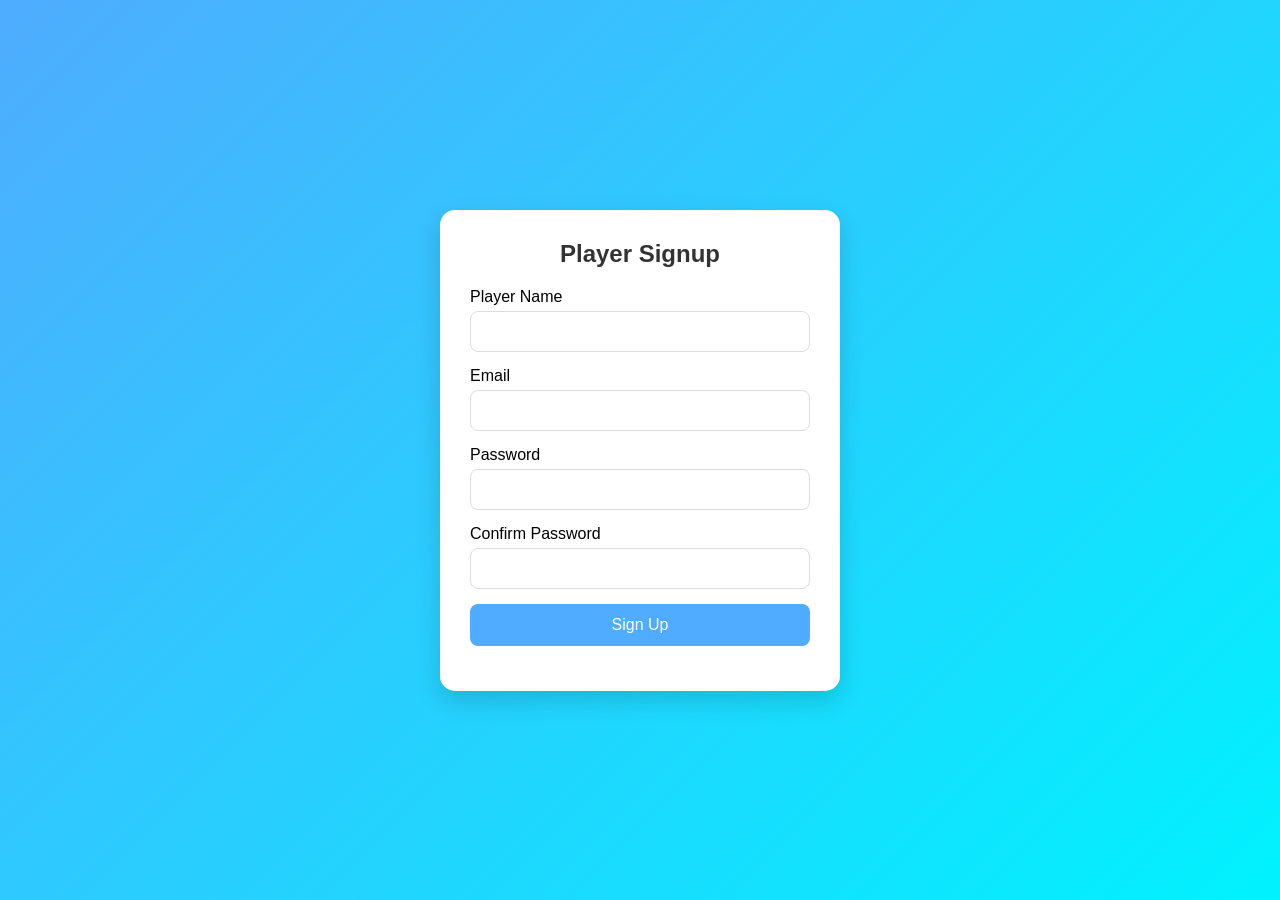
<file: User Authentication/singup.html>
<!DOCTYPE html>
<html lang="en">
<head>
<meta charset="UTF-8">
<meta name="viewport" content="width=device-width, initial-scale=1.0">
<title>Player Signup</title>

<style>
*{
    margin:0;
    padding:0;
    box-sizing:border-box;
    font-family:Arial, sans-serif;
}

body{
    min-height:100vh;
    display:flex;
    justify-content:center;
    align-items:center;
    background:linear-gradient(135deg,#4facfe,#00f2fe);
}

.signup-box{
    width:400px;
    background:#fff;
    padding:30px;
    border-radius:15px;
    box-shadow:0 10px 25px rgba(0,0,0,0.15);
}

h2{
    text-align:center;
    margin-bottom:20px;
    color:#333;
}

.input-group{
    margin-bottom:15px;
}

.input-group label{
    display:block;
    margin-bottom:5px;
    font-weight:500;
}

.input-group input{
    width:100%;
    padding:12px;
    border:1px solid #ddd;
    border-radius:8px;
    outline:none;
}

.input-group input:focus{
    border-color:#4facfe;
}

button{
    width:100%;
    padding:12px;
    border:none;
    border-radius:8px;
    background:#4facfe;
    color:#fff;
    font-size:16px;
    cursor:pointer;
}

button:hover{
    background:#2d8cff;
}

.message{
    text-align:center;
    margin-top:15px;
    font-weight:bold;
}
</style>
</head>
<body>

<div class="signup-box">
    <h2>Player Signup</h2>

    <form id="signupForm">
        <div class="input-group">
            <label>Player Name</label>
            <input type="text" id="name" required>
        </div>

        <div class="input-group">
            <label>Email</label>
            <input type="email" id="email" required>
        </div>

        <div class="input-group">
            <label>Password</label>
            <input type="password" id="password" required>
        </div>

        <div class="input-group">
            <label>Confirm Password</label>
            <input type="password" id="confirmPassword" required>
        </div>

        <button type="submit">Sign Up</button>
    </form>

    <div class="message" id="message"></div>
</div>

<script>
const form = document.getElementById("signupForm");
const message = document.getElementById("message");

form.addEventListener("submit", function(e){
    e.preventDefault();

    const name = document.getElementById("name").value.trim();
    const email = document.getElementById("email").value.trim();
    const password = document.getElementById("password").value;
    const confirmPassword = document.getElementById("confirmPassword").value;

    if(password !== confirmPassword){
        message.style.color = "red";
        message.textContent = "Passwords do not match!";
        return;
    }

    let users = JSON.parse(localStorage.getItem("players")) || [];

    const existingUser = users.find(user => user.email === email);

    if(existingUser){
        message.style.color = "red";
        message.textContent = "Email already registered!";
        return;
    }

    const newUser = {
        id: Date.now(),
        name,
        email,
        password
    };

    users.push(newUser);

    localStorage.setItem("players", JSON.stringify(users));

    message.style.color = "green";
    message.textContent = "Signup Successful!";

    form.reset();
});
</script>

</body>
</html>
</file>
<file: style.css>
:root {
    --bg: #111827;
    --bg2: #1F2937;
    --card: #2A3441;
    --border: #3B4758;
    --primary: #3B82F6;
    --green: #22C55E;
    --text: #fff;
    --gray: #cbd5e1;
    --primary-button-bg-color: linear-gradient(150deg, #396bff 30%, rgb(255, 34, 0) 100%);
}

::selection {
    /* background-color: violet; */
    color: #FF2E7A;
}

* {
    margin: 0;
    padding: 0;
    box-sizing: border-box;
    font-family: Arial, Helvetica, sans-serif;
    scroll-behavior: smooth;
    font-family: "Jersey 25", sans-serif;
}

body {
    background-image: url("assets/images/backgroundImage.png");
    background-repeat: no-repeat;
    background-size: cover;
    color: var(--text);
}

a {
    text-decoration: none;
    color: inherit;
}

button {
    cursor: pointer;
    transition: .3s;
}

img {
    width: 100%;
    display: block;
}

/* HEADER */

header {
    position: sticky;
    top: 0;
    display: flex;
    justify-content: space-between;
    align-items: center;
    padding: 18px 8%;
    background: #0b1220;
    border-bottom: 1px solid var(--border);
    z-index: 1000;
}

.logo {
    display: flex;
    align-items: center;
    justify-content: center;
    gap: 0.5rem;
}

.logo h1 {
    background: linear-gradient(90deg, #39C8FF 0%, #FF2E7A 100%);
    -webkit-background-clip: text;
    -webkit-text-fill-color: transparent;
    background-clip: text;
    color: transparent;
    font-family: "Black Ops One", system-ui;
}
.logo img{
    height: 70px;
}

nav {
    display: flex;
    gap: 25px;
}

nav a {
    font-weight: 600;
    position: relative;
    font-family: "Rowdies", sans-serif;
}

nav a::after {
    content: "";
    position: absolute;
    left: 0;
    bottom: -5px;
    width: 0;
    height: 2px;
    background: var(--primary);
    transition: .3s;
}

nav a:hover::after {
    width: 100%;
}

.account {
    display: flex;
    gap: 10px;
}

.account button {
    padding: 10px 20px;
    border: none;
    border-radius: 6px;
    font-weight: bold;
    font-family: "Rowdies", sans-serif;
    display: flex;
    gap: 0px;
}

#loginBtn {
    border-top: 3px solid rgb(18, 18, 146);
    border-left: 3px solid rgb(9, 9, 117);
    border-bottom: 2px solid #FF2E7A;
    border-right: 2px solid #FF2E7A;
    background-color: transparent;
    color: white;
}

#signinBtn {
    background: var(--primary-button-bg-color);
    color: white;
}

.account button:hover {
    transform: translateY(-2px);
}

/* HERO */

.hero {
    display: flex;
    justify-content: space-between;
    align-items: center;
    padding: 80px 8%;
    min-height: 90vh;
    gap: 40px;
    background-image: url("assets/images/heroBackground.png");
    background-repeat: no-repeat;
    background-size: contain;
    background-position-x: right;
}

.hero-content {
    display: flex;
    flex-direction: column;
    height: 80%;
    width: 50%;
    max-width:650px;
}

.hero-content h3 {
    border-top: 1px solid navy;
    border-left: 1px solid navy;
    border-bottom: 1px solid #FF174F;
    border-right: 1px solid #FF174F;
    display:inline-block;
    width:fit-content;
    padding:8px 18px;
    height:auto;
    border-radius: 2rem;
    text-align: center;
    padding-top: 0.3rem;
    margin-bottom: 0.5rem;
    font-family: "Bitcount Grid Double", system-ui;
}

.hero-content h1 {
    font-size:clamp(2rem,5vw,55px);
    line-height: 1.2;
    margin-bottom: 20px;
    font-family: "Black Ops One", system-ui;
}

.hero-content h1 span {
    font-size:clamp(2.5rem,6vw,70px);
    font-weight: 800;
    background: linear-gradient(90deg, #39C8FF 0%, #FF2E7A 100%);
    -webkit-background-clip: text;
    -webkit-text-fill-color: transparent;
    background-clip: text;
    color: transparent;
    font-family: "Black Ops One", system-ui;
}

.hero-content p {
    font-size: 18px;
    color: var(--gray);
    line-height: 1.8;
    margin-bottom: 30px;
}

.hero-buttons {
    display: flex;
    gap: 20px;
}

.hero-buttons button {
    height: 3rem;
    padding: 15px 35px;
    border: none;
    border-radius: 8px;
    font-size: 20px;
}

#playNow {
    background: var(--primary-button-bg-color);
    color: white;
    display: flex;
    justify-content: center;
    align-items: center;
    gap: 1rem;
}

#playNow img {
    height: 35px;
    width: fit-content;
}

#explore {
    background: transparent;
    color: white;
    display: flex;
    justify-content: center;
    align-items: center;
    gap: 1rem;
    border-top: 3px solid rgb(18, 18, 146);
    border-left: 3px solid rgb(9, 9, 117);
    border-bottom: 2px solid #FF2E7A;
    border-right: 2px solid #FF2E7A;
}

#explore img {
    height: 40px;
    width: fit-content;
}

.hero-buttons button:hover {
    transform: translateY(-5px);
}

.hero-image {
    flex: 1;
    display: flex;
    justify-content: center;
}

.hero-image img {
    width: 90%;
    max-width: 550px;
    animation: float 3s ease-in-out infinite;
}


@keyframes float {
    0% {
        transform: translateY(0);
    }

    50% {
        transform: translateY(-20px);
    }

    100% {
        transform: translateY(0);
    }
}

/* SECTION */

section {
    padding: 70px 8%;
}

section h2 {
    font-size: 36px;
    margin-bottom: 35px;
    text-align: center;
}

/* FEATURED */

.featured-container,
.games-container,
.category-container {
    display: grid;
    grid-template-columns: repeat(auto-fit, minmax(250px, 1fr));
    gap: 25px;
}

.featured-card,
.category-card,
.game-card {
    background: var(--card);
    padding: 25px;
    border-radius: 12px;
    border: 1px solid var(--border);
    transition: .3s;
    text-align: center;
}

.featured-card:hover,
.category-card:hover,
.game-card:hover {
    transform: translateY(-10px);
    border-color: var(--primary);
    box-shadow: 0 12px 25px rgba(0, 0, 0, .4);
}

.featured-card h3 {
    margin-bottom: 15px;
}

.featured-card p {
    margin-bottom: 20px;
    color: var(--gray);
}

.featured-card a {
    padding: 10px 30px;
    background: var(--primary);
    border: none;
    border-radius: 6px;
    color: white;
}


/* TABLE */

table {
    width: 100%;
    border-collapse: collapse;
    background: var(--card);
    overflow: hidden;
    border-radius: 10px;
}

th,
td {
    padding: 18px;
    text-align: center;
    border: 1px solid var(--border);
}

th {
    background: var(--primary);
}

/* NEWSLETTER */

.newsletter {
    text-align: center;
}

.newsletter input {
    width: 350px;
    max-width: 90%;
    padding: 15px;
    border-top: 1px solid navy;
    border-left: 1px solid navy;
    border-bottom: 1px solid #FF174F;
    border-right: 1px solid #FF174F;
    border-radius: 8px;
    margin: 20px;
    background: transparent;
    color: white;
    outline: none;
}


.newsletter button {
    padding: 15px 30px;
    border: none;
    background: var(--primary-button-bg-color);
    border-radius: 8px;
    color: white;
}

/* CONTACT US */
#contact {
    display: flex;
    flex-direction: column;
    align-items: center;
    justify-content: center;
}

/* FOOTER */

footer {
    display: grid;
    grid-template-columns: repeat(auto-fit, minmax(220px, 1fr));
    gap: 30px;
    padding: 60px 8%;
    background: #0b1220;
    margin-top: 60px;
}

.footer-section h3 {
    margin-bottom: 20px;
    color: var(--primary);
}

.footer-section p {
    color: var(--gray);
    line-height: 1.7;
}

.footer-section a {
    display: block;
    margin: 10px 0;
    color: var(--gray);
    transition: .3s;
}

.footer-section a:hover {
    color: white;
    padding-left: 8px;
}

/* SCROLLBAR */

::-webkit-scrollbar {
    width: 10px;
}

::-webkit-scrollbar-thumb {
    background: var(--primary);
    border-radius: 10px;
}

::-webkit-scrollbar-track {
    background: #111;
}


/* =========================
   LARGE TABLETS (992px)
========================= */
@media (max-width: 1025px) {

    header {
        padding: 15px 5%;
    }

    .hero {
        flex-direction: column-reverse;
        background-position-x: -10.2rem ;
        background-position-y: 7.2rem;
        text-align: center;
        padding: 60px 5%;
        gap: 40px;
    }

    .hero-content {
        width: 100%;
        align-items: center;
    }

    .hero-content h3 {
        width: auto;
        padding: 8px 20px;
        height: auto;
    }

    .hero-content h1 {
        font-size: 42px;
    }

    .hero-content h1 span {
        font-size: 55px;
    }

    .hero-content p {
        width: 90%;
    }

    .hero-buttons {
        justify-content: center;
        flex-wrap: wrap;
    }

    .hero-image img {
        width: 70%;
    }

    section {
        padding: 60px 5%;
    }
}

/* =========================
   TABLETS (768px)
========================= */
@media (max-width:768px) {

    header {
        flex-direction: column;
        gap: 20px;
        padding: 20px;
    }

    nav {
        flex-wrap: wrap;
        justify-content: center;
        gap: 18px;
    }

    .account {
        width: 100%;
        justify-content: center;
    }

    .account button {
        flex: 1;
        max-width: 180px;
    }

    .hero {
        background-position-y: 3.5rem;
        background-position-x: -8.2rem;
    }
    .hero-content h1 {
        font-size: 36px;
    }

    .hero-content h1 span {
        font-size: 48px;
    }

    .hero-content p {
        font-size: 16px;
    }

    .hero-image img {
        width: 80%;
    }

    .featured-container,
    .games-container,
    .category-container {
        grid-template-columns: repeat(2, 1fr);
    }

    footer {
        text-align: center;
    }
}

/* =========================
   MOBILE (576px)
========================= */
@media (max-width:576px) {

    .logo h1 {
        font-size: 28px;
    }

    .logo img {
        height: 50px;
    }

    nav {
        gap: 12px;
        font-size: 14px;
    }

    .hero {
        padding: 40px 20px;
        background-position: -5rem;
        background-position-y: 3.2rem;
    }

    .hero-content {
        width: 100%;
    }

    .hero-content h3 {
        font-size: 14px;
        width: auto;
    }

    .hero-content h1 {
        font-size: 28px;
    }

    .hero-content h1 span {
        font-size: 36px;
    }

    .hero-content p {
        font-size: 15px;
    }

    .hero-buttons {
        flex-direction: column;
        width: 100%;
    }

    .hero-buttons button {
        width: 100%;
        font-size: 18px;
    }

    .hero-image img {
        width: 100%;
    }

    .featured-container,
    .games-container,
    .category-container {
        grid-template-columns: 1fr;
    }

    section h2 {
        font-size: 28px;
    }

    table {
        display: block;
        overflow-x: auto;
        white-space: nowrap;
    }

    .newsletter input,
    .newsletter button {
        width: 100%;
        margin: 10px 0;
    }

    footer {
        grid-template-columns: 1fr;
        text-align: center;
    }
}

/* =========================
   EXTRA SMALL DEVICES (400px)
========================= */
@media (max-width:400px) {

    .hero-content h1 {
        font-size: 24px;
    }

    .hero-content h1 span {
        font-size: 30px;
    }

    .hero-content p {
        font-size: 14px;
    }

    .hero-buttons button {
        font-size: 16px;
        padding: 12px;
    }

    .account {
        flex-direction: column;
    }

    .account button {
        width: 100%;
    }

    nav {
        flex-direction: column;
        align-items: center;
    }
}
</file>
<file: games/Racing Car/style.css>
* {
    margin: 0;
    padding: 0;
    box-sizing: border-box;
    font-family: Arial, Helvetica, sans-serif;
}

body {
    height: 100vh;
    display: flex;
    justify-content: center;
    align-items: center;
    background-image: url("../../assets/images/backgroundImage.png");
    overflow: hidden;
}

.game {
    width: 420px;
    height: 100vh;
    background: #2b2b2b;
    position: relative;
    overflow: hidden;
    border-left: 8px solid #2ecc71;
    border-right: 8px solid #2ecc71;
}

/* HUD */

.hud {
    position: absolute;
    top: 15px;
    left: 50%;
    transform: translateX(-50%);
    width: 90%;
    display: flex;
    justify-content: space-between;
    z-index: 100;
    color: #fff;
    font-size: 22px;
    font-weight: bold;
}

.score,
.speed {
    background: rgba(0, 0, 0, .6);
    padding: 10px 18px;
    border-radius: 8px;
    border: 1px solid #555;
}

/* ROAD */

.road {
    width: 100%;
    height: 100%;
    position: relative;
    background: #3b3b3b;
    overflow: hidden;
}

/* ROAD LINES */

.line {
    position: absolute;
    left: 50%;
    transform: translateX(-50%);
    width: 10px;
    height: 90px;
    background: #fff;
    animation: roadMove 1s linear infinite;
}

.line:nth-child(1) {
    top: -120px;
}

.line:nth-child(2) {
    top: 60px;
    height: 100%;
}

.line:nth-child(3) {
    top: 240px;
    height: 100%;
}

.line:nth-child(4) {
    top: 420px;
    height: 100%;
}

.line:nth-child(5) {
    top: 600px;
    height: 100%;
}

.line:nth-child(6) {
    top: 780px;
    height: 100%;
}

@keyframes roadMove {
    0% {
        transform: translate(-50%, -120px);
    }

    100% {
        transform: translate(-50%, 900px);
    }
}

/* PLAYER */

.car {
    position: absolute;
    bottom: 30px;
    left: 50%;
    transform: translateX(-50%);
    width: 70px;
    height: 120px;
    border-radius: 12px;
    display: flex;
    justify-content: center;
    align-items: center;
    font-size: 55px;
    z-index: 20;
}
.car img{
    height: 100%;
}

/* ENEMY */

.enemy {
    position: absolute;
    width: 70px;
    height: 120px;
    border-radius: 12px;
    display: flex;
    justify-content: center;
    align-items: center;
}

.enemy img{
    height: 100%;
}

/* BUTTONS */

.controls {
    position: absolute;
    bottom: 20px;
    left: 50%;
    transform: translateX(-50%);
    display: flex;
    gap: 15px;
    z-index: 200;
}

.controls button {
    padding: 12px 22px;
    border: none;
    border-radius: 8px;
    background: #2563eb;
    color: #fff;
    font-size: 16px;
    font-weight: bold;
    cursor: pointer;
    transition: .3s;
}

.controls button:hover {
    background: #1d4ed8;
    transform: translateY(-3px);
    box-shadow: 0 0 15px #2563eb;
}

/* GRASS */

.game::before,
.game::after {
    content: "";
    position: absolute;
    top: 0;
    width: 45px;
    height: 100%;
    background: #16a34a;
    z-index: 2;
}

.game::before {
    left: 0;
}

.game::after {
    right: 0;
}

/* RESPONSIVE */

@media(max-width:500px) {

    .game {
        width: 100%;
        border: none;
    }

    .hud {
        font-size: 18px;
    }

    .car,
    .enemy {
        width: 60px;
        height: 100px;
        font-size: 45px;
    }

    .controls button {
        padding: 10px 16px;
        font-size: 14px;
    }

}
</file>
<file: games/Snake Game/style.css>
* {
    margin: 0;
    padding: 0;
    box-sizing: border-box;
    font-family: "Black Ops One", system-ui;
}
::selection {
    /* background-color: violet; */
    color: #FF2E7A;
}
body {
    background-image: url("../../assets/images/backgroundImage.png");
    background-size: cover;
    background-repeat: no-repeat;
    display: flex;
    justify-content: center;
    align-items: center;
    height: 100vh;
}

.container {
    background: #fff;
    padding: 20px;
    border-radius: 10px;
    text-align: center;
}

canvas {
    background-image: url("assets/background.png");
    background-size: cover;
    margin: 20px 0;
    border: 3px solid #4CAF50;
}

.scoreBoard {
    display: flex;
    justify-content: space-between;
    margin-top: 10px;
    font-size: 20px;
    font-weight: bold;
}

.buttons {
    display: flex;
    gap: 10px;
    justify-content: center;
    
}

button {
    padding: 10px 20px;
    cursor: pointer;
    border-radius: 10px;
}
</file>
<file: games/Tic Tac Toe Game/style.css>
*{
    margin:0;
    padding:0;
    box-sizing:border-box;
    font-family: "Black Ops One", system-ui;
}
::selection {
    /* background-color: violet; */
    color: #FF2E7A;
}

body{
    background-image: url("../../assets/images/backgroundImage.png");
    color:white;
    display:flex;
    justify-content:center;
    align-items:center;
    height:100vh;
}

.container{
    width:600px;
    text-align:center;
}

h1{
    margin-bottom:20px;
}

.controls{
    margin-bottom:20px;
}

input{
    width:80px;
    padding:8px;
    text-align:center;
    font-size:18px;
    border-radius: 10px;
    background-color: transparent;
    color: white;
    border-top: 3px solid rgb(18, 18, 146);
    border-left: 3px solid rgb(9, 9, 117);
    border-bottom: 2px solid #FF2E7A;
    border-right: 2px solid #FF2E7A;
    outline: none;
}


button{
    padding:8px 15px;
    cursor:pointer;
    font-size:16px;
    border-radius: 10px;
    background-color: transparent;
    color: white;
    border-top: 3px solid rgb(18, 18, 146);
    border-left: 3px solid rgb(9, 9, 117);
    border-bottom: 2px solid #FF2E7A;
    border-right: 2px solid #FF2E7A;
}

#status{
    margin:20px 0;
    font-size:22px;
    font-weight:bold;
}

.board{
    width:500px;
    height:500px;
    border-radius: 12px;
    margin:auto;
    display:grid;
    border:3px solid white;
    background: url("images/image.png");
    background-size: cover;
}

.cell{
    border:1px solid white;
    background:transparent;
    color:white;
    font-size:35px;
    cursor:pointer;
}
</file>
<file: games/Water Sort Puzzle Game/style.css>
*{
    margin:0;
    padding:0;
    box-sizing:border-box;
    font-family: "Black Ops One", system-ui;
}
::selection {
    /* background-color: violet; */
    color: #FF2E7A;
}

body{
    background-image: url("../../assets/images/backgroundImage.png");
    color:white;
    display:flex;
    justify-content:center;
    align-items:center;
    min-height:100vh;
}

.container{
    border: 2px solid white;
    background-image: url("images/image.png");
    background-size: cover;
    min-height: 580px;
    width:70%;
    max-width: 740;
    text-align:center;
    display: flex;
    flex-direction: column;
    justify-content: center;
}

h1{
    margin-bottom:20px;
}

.controls{
    margin-bottom:90px;
}

select,
button{
    padding:10px 18px;
    font-size:16px;
    margin-top:15px;
    border:none;
    border-radius:6px;
    background: transparent;
    border-top: 3px solid rgb(18, 18, 146);
    border-left: 3px solid rgb(9, 9, 117);
    border-bottom: 2px solid #FF2E7A;
    border-right: 2px solid #FF2E7A;
    color: white;
    outline: none;
    cursor:pointer;
}
select option{
    background-color: #333;
    border-radius: 10px;
}
button{
    background: transparent;
    border-top: 3px solid rgb(18, 18, 146);
    border-left: 3px solid rgb(9, 9, 117);
    border-bottom: 2px solid #FF2E7A;
    border-right: 2px solid #FF2E7A;
    color: #fff;
}

button:hover{
    opacity:.9;
}

#gameBoard{
    display:flex;
    justify-content:center;
    align-items:flex-end;
    gap:20px;
    flex-wrap:wrap;
}

.tube{
    width:70px;
    height:250px;
    border:4px solid white;
    border-radius:0 0 18px 18px;
    display:flex;
    flex-direction:column-reverse;
    overflow:hidden;
    cursor:pointer;
    background:#333;
    transition:.25s;
}

.tube:hover{
    transform:translateY(-5px);
}

.selected{
    border-color:gold;
}

.water{
    height:25%;
    width:100%;
    transition:.3s;
}

#message{
    margin-top:25px;
    font-size:22px;
}
</file>
